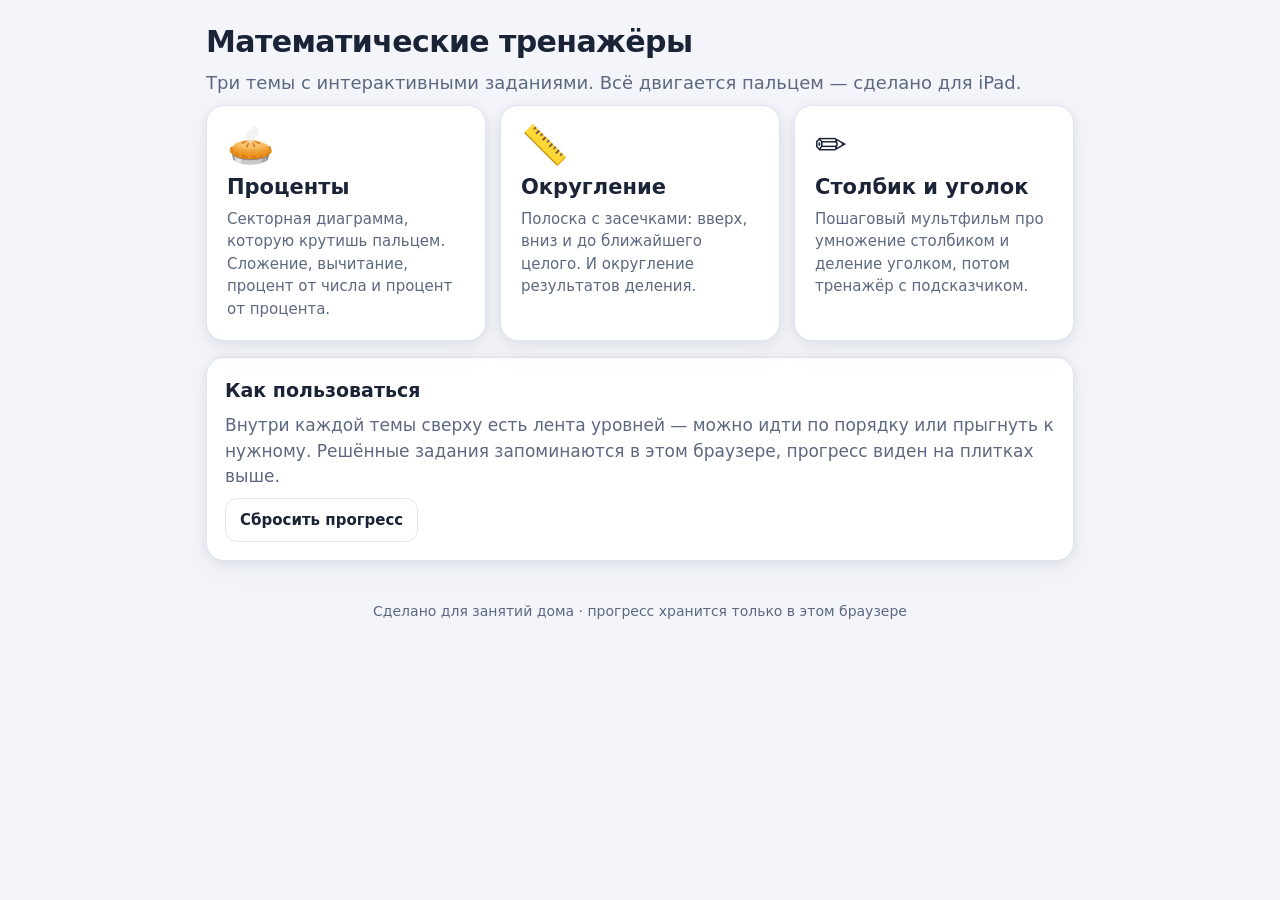
<file: index.html>
<!doctype html>
<html lang="ru">
<head>
<meta charset="utf-8">
<meta name="viewport" content="width=device-width, initial-scale=1, viewport-fit=cover">
<meta name="apple-mobile-web-app-capable" content="yes">
<title>Математические тренажёры</title>
<link rel="stylesheet" href="assets/app.css">
<link rel="icon" href="data:image/svg+xml,<svg xmlns='http://www.w3.org/2000/svg' viewBox='0 0 100 100'><text y='.9em' font-size='90'>📐</text></svg>">
</head>
<body>
<div class="wrap">
  <h1>Математические тренажёры</h1>
  <p class="lead">Три темы с интерактивными заданиями. Всё двигается пальцем — сделано для iPad.</p>

  <div class="hub">
    <a class="tile" href="percent/">
      <div class="emo">🥧</div>
      <div class="tt">Проценты</div>
      <div class="ds">Секторная диаграмма, которую крутишь пальцем. Сложение, вычитание, процент от числа и процент от процента.</div>
      <div class="pr" data-prefix="pct/" data-total="35"></div>
    </a>
    <a class="tile" href="rounding/">
      <div class="emo">📏</div>
      <div class="tt">Округление</div>
      <div class="ds">Полоска с засечками: вверх, вниз и до ближайшего целого. И округление результатов деления.</div>
      <div class="pr" data-prefix="rnd/" data-total="24"></div>
    </a>
    <a class="tile" href="columnar/">
      <div class="emo">✏️</div>
      <div class="tt">Столбик и уголок</div>
      <div class="ds">Пошаговый мультфильм про умножение столбиком и деление уголком, потом тренажёр с подсказчиком.</div>
      <div class="pr" data-prefix="col/" data-total="8"></div>
    </a>
  </div>

  <div class="card">
    <h3 style="margin-top:0">Как пользоваться</h3>
    <p class="muted">Внутри каждой темы сверху есть лента уровней — можно идти по порядку или прыгнуть к нужному.
    Решённые задания запоминаются в этом браузере, прогресс виден на плитках выше.</p>
    <div class="row"><button class="btn quiet small" id="reset">Сбросить прогресс</button></div>
  </div>

  <div class="foot">Сделано для занятий дома · прогресс хранится только в этом браузере</div>
</div>
<script src="assets/ui.js"></script>
<script>
  UI.$$('.pr').forEach(n => {
    const total = +n.dataset.total;
    // ключи могли остаться от прежней нумерации заданий — выше потолка не показываем
    const done = Math.min(UI.Progress.countDone(n.dataset.prefix), total);
    n.innerHTML = '';
    if (done > 0) n.appendChild(UI.el('div', { class: 'pill' + (done >= total ? ' ok' : ''), text: 'Решено ' + done + ' из ' + total }));
  });
  UI.$('#reset').addEventListener('click', () => {
    if (confirm('Сбросить весь прогресс?')) { UI.Progress.reset(); location.reload(); }
  });
</script>
</body>
</html>
</file>
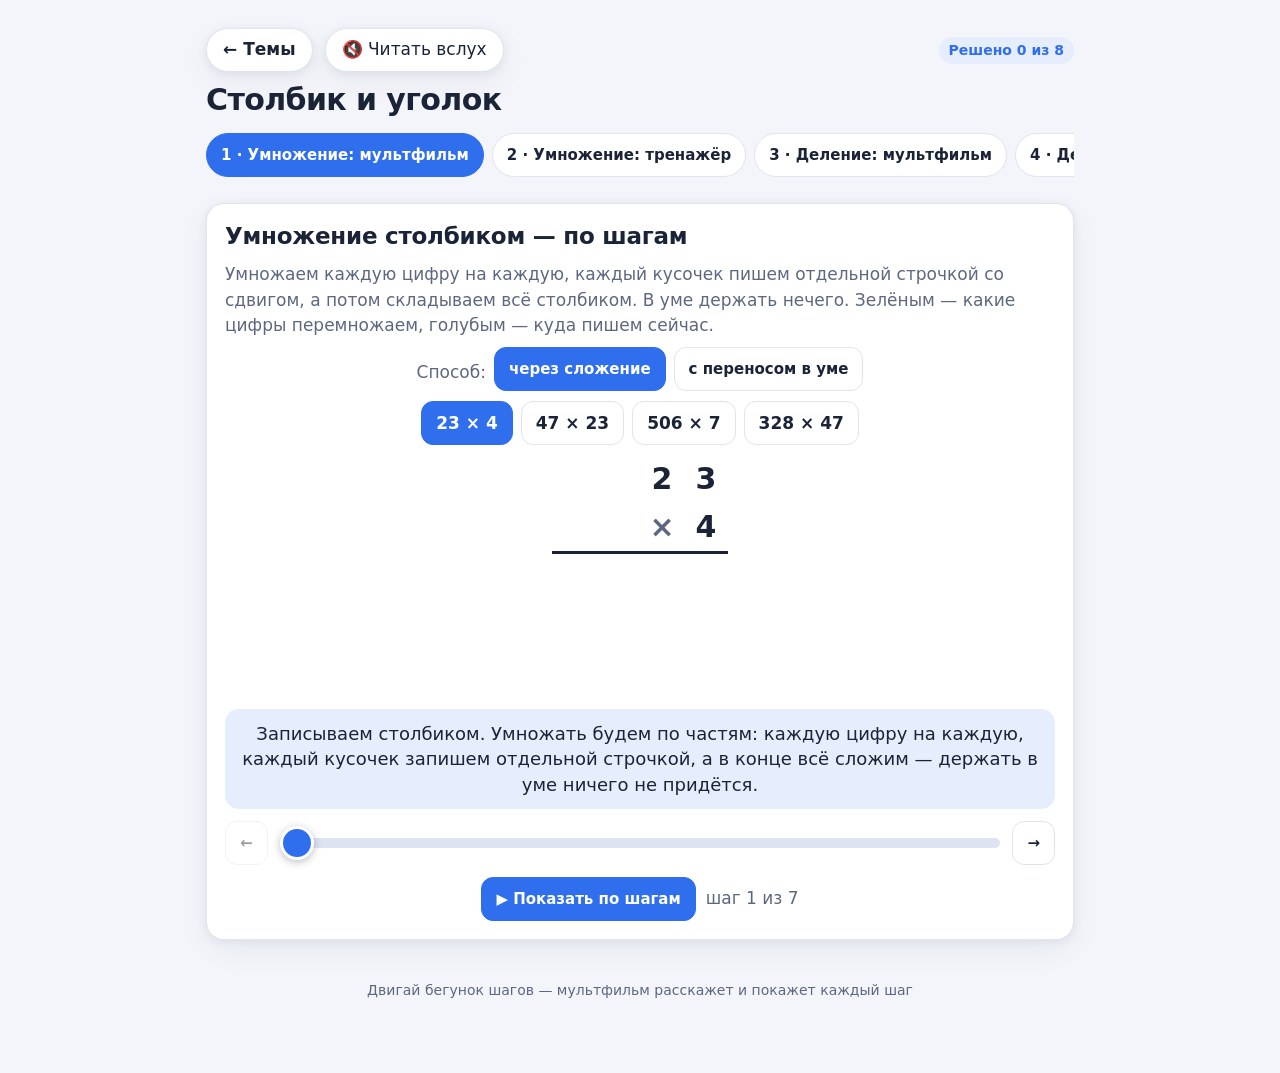
<file: columnar/index.html>
<!doctype html>
<html lang="ru">
<head>
<meta charset="utf-8">
<meta name="viewport" content="width=device-width, initial-scale=1, viewport-fit=cover">
<title>Столбик и уголок — тренажёр</title>
<link rel="stylesheet" href="../assets/app.css">
<link rel="stylesheet" href="columnar.css">
<link rel="icon" href="data:image/svg+xml,<svg xmlns='http://www.w3.org/2000/svg' viewBox='0 0 100 100'><text y='.9em' font-size='90'>✏️</text></svg>">
</head>
<body>
<div class="wrap">
  <div class="topbar">
    <a class="back" href="../">← Темы</a>
    <span id="voice"></span>
    <div class="spacer"></div>
    <span class="pill" id="score">0 / 0</span>
  </div>

  <h1>Столбик и уголок</h1>

  <div class="levels">
    <button type="button">1 · Умножение: мультфильм</button>
    <button type="button">2 · Умножение: тренажёр</button>
    <button type="button">3 · Деление: мультфильм</button>
    <button type="button">4 · Деление: тренажёр</button>
  </div>

  <section class="level" id="lvl1"></section>
  <section class="level" id="lvl2"></section>
  <section class="level" id="lvl3"></section>
  <section class="level" id="lvl4"></section>

  <div class="foot">Двигай бегунок шагов — мультфильм расскажет и покажет каждый шаг</div>
</div>
<script src="../assets/ui.js"></script>
<script src="../assets/speech.js"></script>
<script src="../assets/longmath.js"></script>
<script src="columnar.js"></script>
</body>
</html>
</file>
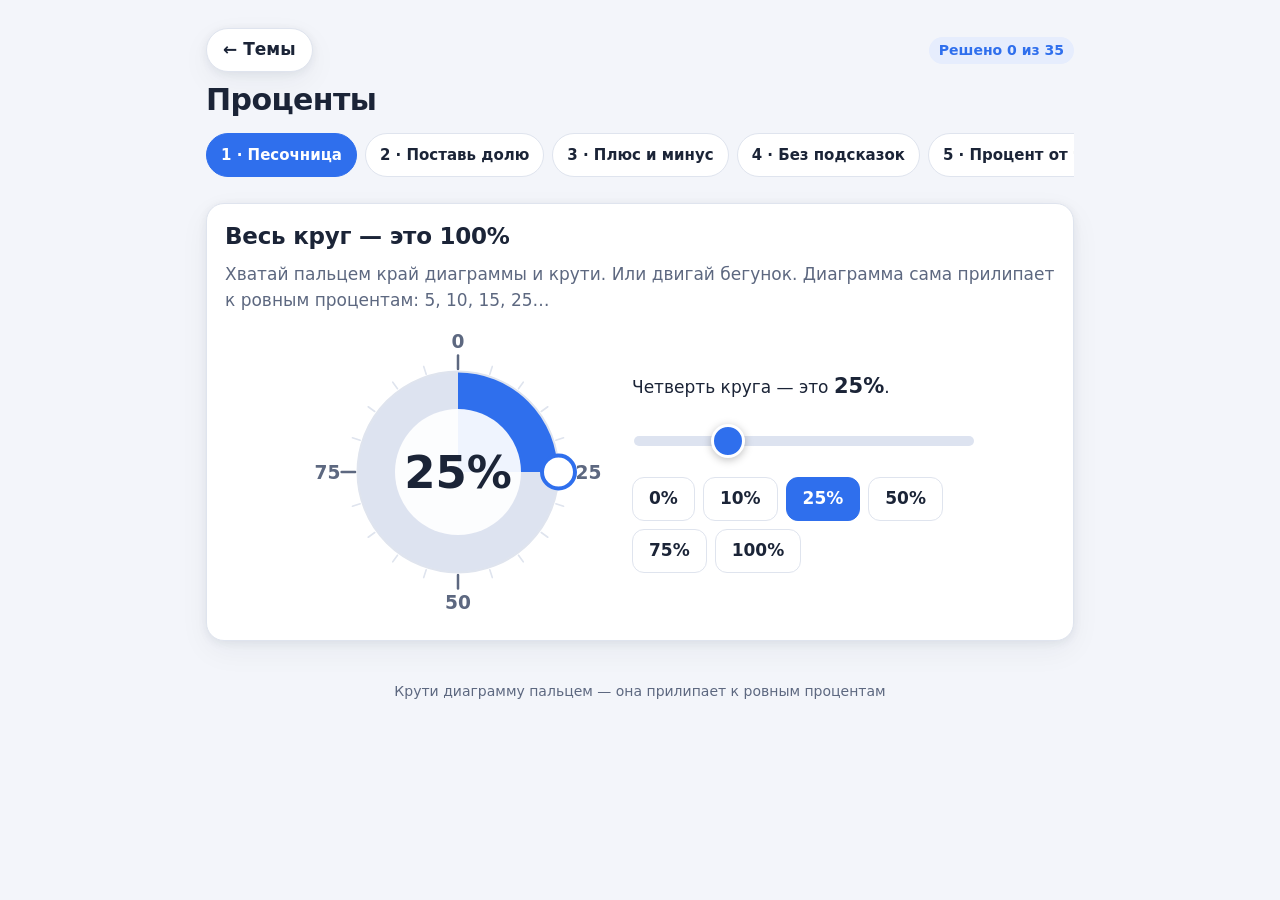
<file: percent/index.html>
<!doctype html>
<html lang="ru">
<head>
<meta charset="utf-8">
<meta name="viewport" content="width=device-width, initial-scale=1, viewport-fit=cover">
<title>Проценты — тренажёр</title>
<link rel="stylesheet" href="../assets/app.css">
<link rel="stylesheet" href="percent.css">
<link rel="icon" href="data:image/svg+xml,<svg xmlns='http://www.w3.org/2000/svg' viewBox='0 0 100 100'><text y='.9em' font-size='90'>🥧</text></svg>">
</head>
<body>
<div class="wrap">
  <div class="topbar">
    <a class="back" href="../">← Темы</a>
    <div class="spacer"></div>
    <span class="pill" id="score">0 / 0</span>
  </div>

  <h1>Проценты</h1>

  <div class="levels">
    <button type="button">1 · Песочница</button>
    <button type="button">2 · Поставь долю</button>
    <button type="button">3 · Плюс и минус</button>
    <button type="button">4 · Без подсказок</button>
    <button type="button">5 · Процент от числа</button>
    <button type="button">6 · Процент от процента</button>
    <button type="button">7 · И без диаграмм</button>
  </div>

  <section class="level" id="lvl1"></section>
  <section class="level" id="lvl2"></section>
  <section class="level" id="lvl3"></section>
  <section class="level" id="lvl4"></section>
  <section class="level" id="lvl5"></section>
  <section class="level" id="lvl6"></section>
  <section class="level" id="lvl7"></section>

  <div class="foot">Крути диаграмму пальцем — она прилипает к ровным процентам</div>
</div>
<script src="../assets/ui.js"></script>
<script src="../assets/pie.js"></script>
<script src="percent.js"></script>
</body>
</html>
</file>
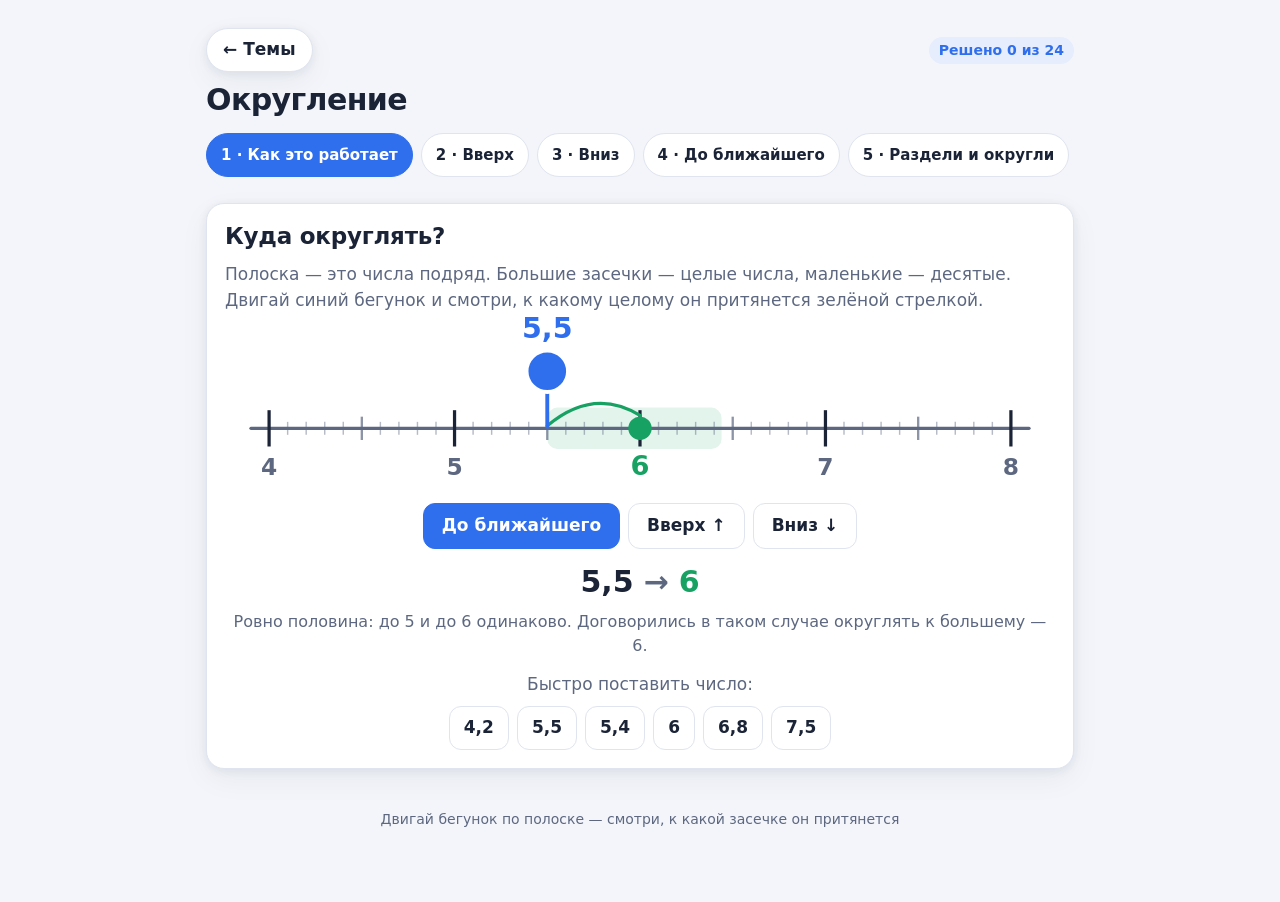
<file: rounding/index.html>
<!doctype html>
<html lang="ru">
<head>
<meta charset="utf-8">
<meta name="viewport" content="width=device-width, initial-scale=1, viewport-fit=cover">
<title>Округление — тренажёр</title>
<link rel="stylesheet" href="../assets/app.css">
<link rel="stylesheet" href="rounding.css">
<link rel="icon" href="data:image/svg+xml,<svg xmlns='http://www.w3.org/2000/svg' viewBox='0 0 100 100'><text y='.9em' font-size='90'>📏</text></svg>">
</head>
<body>
<div class="wrap">
  <div class="topbar">
    <a class="back" href="../">← Темы</a>
    <div class="spacer"></div>
    <span class="pill" id="score">0 / 0</span>
  </div>

  <h1>Округление</h1>

  <div class="levels">
    <button type="button">1 · Как это работает</button>
    <button type="button">2 · Вверх</button>
    <button type="button">3 · Вниз</button>
    <button type="button">4 · До ближайшего</button>
    <button type="button">5 · Раздели и округли</button>
  </div>

  <section class="level" id="lvl1"></section>
  <section class="level" id="lvl2"></section>
  <section class="level" id="lvl3"></section>
  <section class="level" id="lvl4"></section>
  <section class="level" id="lvl5"></section>

  <div class="foot">Двигай бегунок по полоске — смотри, к какой засечке он притянется</div>
</div>
<script src="../assets/ui.js"></script>
<script src="../assets/numberline.js"></script>
<script src="rounding.js"></script>
</body>
</html>
</file>
<file: assets/app.css>
/* Математические тренажёры — общая дизайн-система. Тач-первый, iPad. */
:root{
  --bg:#f3f5fa;
  --card:#ffffff;
  --ink:#1b2437;
  --ink-soft:#5d6880;
  --line:#dfe4ee;
  --accent:#2f6fed;
  --accent-soft:#e6edfd;
  --ok:#17a263;
  --ok-soft:#e3f6ec;
  --bad:#e0435c;
  --bad-soft:#fdeaed;
  --warn:#e59100;
  --pie:#2f6fed;
  --pie-rest:#dde3f0;
  --radius:18px;
  --shadow:0 2px 10px rgba(27,36,55,.07), 0 10px 30px rgba(27,36,55,.05);
  --tap:48px;
}
@media (prefers-color-scheme: dark){
  :root:not([data-theme="light"]){
    --bg:#121722; --card:#1b2231; --ink:#eef1f7; --ink-soft:#a3adc2; --line:#2c3547;
    --accent:#6c9bff; --accent-soft:#223253; --ok:#3ecb8b; --ok-soft:#183a2b;
    --bad:#ff7389; --bad-soft:#3d1f27; --pie:#6c9bff; --pie-rest:#2c3547;
    --shadow:0 2px 10px rgba(0,0,0,.3);
  }
}
*{box-sizing:border-box}
html{-webkit-text-size-adjust:100%}
body{
  margin:0; background:var(--bg); color:var(--ink);
  font:17px/1.5 -apple-system,BlinkMacSystemFont,"SF Pro Text","Segoe UI",Roboto,system-ui,sans-serif;
  -webkit-font-smoothing:antialiased;
  overscroll-behavior-y:contain;
}
.wrap{max-width:900px;margin:0 auto;padding:18px 16px 72px}
a{color:var(--accent)}
h1{font-size:30px;line-height:1.2;margin:.2em 0 .3em;letter-spacing:-.02em}
h2{font-size:23px;line-height:1.25;margin:1.4em 0 .5em;letter-spacing:-.01em}
h3{font-size:19px;margin:1.2em 0 .4em}
p{margin:.5em 0}
.lead{color:var(--ink-soft);font-size:18px}

/* ---- шапка ---- */
.topbar{display:flex;align-items:center;gap:12px;padding:10px 0 4px;flex-wrap:wrap}
.topbar .back{
  display:inline-flex;align-items:center;gap:6px;min-height:44px;padding:0 16px;
  background:var(--card);border:1px solid var(--line);border-radius:999px;
  text-decoration:none;color:var(--ink);font-weight:600;box-shadow:var(--shadow)
}
.topbar .spacer{flex:1}

/* ---- карточки ---- */
.card{
  background:var(--card);border:1px solid var(--line);border-radius:var(--radius);
  padding:18px;margin:16px 0;box-shadow:var(--shadow)
}
.card.tight{padding:14px}
.hub{display:grid;gap:14px;grid-template-columns:repeat(auto-fit,minmax(250px,1fr))}
.hub a.tile{
  display:block;text-decoration:none;color:inherit;background:var(--card);
  border:1px solid var(--line);border-radius:var(--radius);padding:20px;box-shadow:var(--shadow);
  transition:transform .12s ease
}
.hub a.tile:active{transform:scale(.985)}
.hub .emo{font-size:38px;line-height:1}
.hub .tt{font-size:21px;font-weight:700;margin:8px 0 4px}
.hub .ds{color:var(--ink-soft);font-size:15px}

/* ---- шаги/уровни ---- */
.levels{display:flex;gap:8px;overflow-x:auto;padding:6px 0 10px;-webkit-overflow-scrolling:touch}
.levels button{
  flex:0 0 auto;min-height:44px;padding:0 14px;border-radius:999px;border:1px solid var(--line);
  background:var(--card);color:var(--ink);font-size:15px;font-weight:600;cursor:pointer
}
.levels button[aria-current="true"]{background:var(--accent);border-color:var(--accent);color:#fff}
.level{display:none}
.level.on{display:block}

/* ---- кнопки ---- */
button,.btn{font:inherit;touch-action:manipulation}
.btn{
  display:inline-flex;align-items:center;justify-content:center;gap:8px;
  min-height:var(--tap);padding:0 20px;border-radius:14px;border:1px solid var(--accent);
  background:var(--accent);color:#fff;font-weight:650;cursor:pointer;text-decoration:none
}
.btn.ghost{background:var(--card);color:var(--accent)}
.btn.quiet{background:var(--card);color:var(--ink);border-color:var(--line)}
.btn:active{filter:brightness(.95)}
.btn[disabled]{opacity:.45;pointer-events:none}
.btn.small{min-height:44px;padding:0 14px;font-size:15px;border-radius:12px}
.row{display:flex;gap:10px;flex-wrap:wrap;align-items:center}
.row.end{justify-content:flex-end}

/* ---- поля ввода ---- */
input[type="number"],input[type="text"]{
  font:inherit;font-weight:650;font-variant-numeric:tabular-nums;
  min-height:var(--tap);width:110px;padding:6px 12px;text-align:center;
  border:2px solid var(--line);border-radius:12px;background:var(--card);color:var(--ink)
}
input:focus{outline:none;border-color:var(--accent)}
input.ok{border-color:var(--ok);background:var(--ok-soft)}
input.bad{border-color:var(--bad);background:var(--bad-soft)}
input::-webkit-outer-spin-button,input::-webkit-inner-spin-button{-webkit-appearance:none;margin:0}
input[type="number"]{-moz-appearance:textfield}

/* ---- слайдер ---- */
input[type="range"]{
  -webkit-appearance:none;appearance:none;width:100%;height:var(--tap);background:transparent;
  touch-action:pan-y;cursor:pointer
}
input[type="range"]::-webkit-slider-runnable-track{height:10px;border-radius:999px;background:var(--pie-rest)}
input[type="range"]::-webkit-slider-thumb{
  -webkit-appearance:none;width:34px;height:34px;margin-top:-12px;border-radius:50%;
  background:var(--accent);border:3px solid var(--card);box-shadow:0 2px 8px rgba(0,0,0,.25)
}
input[type="range"]::-moz-range-track{height:10px;border-radius:999px;background:var(--pie-rest)}
input[type="range"]::-moz-range-thumb{
  width:34px;height:34px;border-radius:50%;background:var(--accent);border:3px solid var(--card)
}

/* ---- общие мелочи ---- */
.muted{color:var(--ink-soft)}
.big-num{font-size:40px;font-weight:750;font-variant-numeric:tabular-nums;letter-spacing:-.02em}
.pill{display:inline-block;padding:3px 10px;border-radius:999px;background:var(--accent-soft);
  color:var(--accent);font-size:14px;font-weight:650}
.pill.ok{background:var(--ok-soft);color:var(--ok)}
.pill.bad{background:var(--bad-soft);color:var(--bad)}
.verdict{min-height:26px;font-weight:650;margin-top:6px}
.verdict.ok{color:var(--ok)}
.verdict.bad{color:var(--bad)}
.hint{background:var(--accent-soft);border-radius:14px;padding:12px 14px;color:var(--ink);margin:10px 0}
.task{border-top:1px solid var(--line);padding:16px 0}
.task:first-of-type{border-top:0}
.task .q{font-size:21px;font-weight:650;font-variant-numeric:tabular-nums}
.grid-tasks{display:grid;gap:4px}
.progress{display:flex;align-items:center;gap:10px;color:var(--ink-soft);font-size:15px}
.progress .bar{flex:1;height:10px;border-radius:999px;background:var(--pie-rest);overflow:hidden}
.progress .bar>i{display:block;height:100%;width:0;background:var(--ok);transition:width .25s ease}
.nodrag{-webkit-user-select:none;user-select:none;-webkit-touch-callout:none}
svg.interactive{touch-action:none}
.center{text-align:center}
.foot{margin-top:40px;color:var(--ink-soft);font-size:14px;text-align:center}
</file>
<file: columnar/columnar.css>
/* Раздел «Столбик и уголок» */
.board{--cw:44px;--ch:48px;display:flex;align-items:flex-start;justify-content:center;gap:0;
  font-variant-numeric:tabular-nums;user-select:none;margin:10px 0}
@media (max-width:620px){.board{--cw:32px;--ch:40px}}
.board .left{display:flex;flex-direction:column}
.brow{display:flex;height:var(--ch)}
.brow.small{height:24px}
.brow.empty{height:4px}
.bcell{width:var(--cw);display:flex;align-items:center;justify-content:center;
  font-size:30px;font-weight:650;line-height:1}
.brow.small .bcell{font-size:16px;color:var(--warn);font-weight:700}
.bcell.lt{border-top:3px solid var(--ink)}
.bcell .ph{opacity:0}
.bcell.sign{color:var(--ink-soft)}
.bcell.bring{color:var(--accent)}
.bcell.hl{background:var(--accent-soft);border-radius:8px}
.bcell.src{background:var(--ok-soft);border-radius:8px}
.bcell input{width:calc(var(--cw) - 2px);height:calc(var(--ch) - 2px);min-height:0;padding:0;
  -webkit-user-select:text;user-select:text;
  font-size:26px;font-weight:700;text-align:center;border:2px dashed var(--line);border-radius:10px;
  background:transparent;color:var(--ink)}
.brow.small .bcell input{height:22px;font-size:15px;color:var(--warn)}
.bcell input:disabled{border-color:transparent;-webkit-text-fill-color:var(--ink);opacity:1}
.bcell input.cur{border-style:solid;border-color:var(--accent);background:var(--accent-soft)}
.bcell input.ok{border-color:transparent;-webkit-text-fill-color:var(--ink)}
.bcell input.bad{border-color:var(--bad);background:var(--bad-soft);animation:shake .25s}
@keyframes shake{25%{transform:translateX(-4px)}75%{transform:translateX(4px)}}
.board .right{display:flex;flex-direction:column;border-left:3px solid var(--ink);padding-left:6px;margin-left:2px}
.board .right .qline{border-top:3px solid var(--ink)}
.movie-ctl{display:flex;gap:10px;align-items:center;flex-wrap:wrap;justify-content:center;margin-top:8px}
.movie-ctl input[type=range]{flex:1 1 220px;min-width:180px}
.say{min-height:58px;background:var(--accent-soft);border-radius:14px;padding:12px 16px;
  font-size:18px;line-height:1.4;margin-top:10px;text-align:center}
.say.done{background:var(--ok-soft);color:var(--ok);font-weight:650}
.examples{display:flex;gap:8px;flex-wrap:wrap;justify-content:center;margin-bottom:6px}
.examples button{min-height:44px;padding:0 14px;border-radius:12px;border:1px solid var(--line);
  background:var(--card);color:var(--ink);font-weight:650;cursor:pointer;font-variant-numeric:tabular-nums}
.examples button[aria-pressed="true"]{background:var(--accent);border-color:var(--accent);color:#fff}
.pcard{border-top:1px solid var(--line);padding:18px 0}
.pcard:first-of-type{border-top:0}
.pcard .title{font-size:21px;font-weight:700;text-align:center;font-variant-numeric:tabular-nums}
.pcard .ctl{display:flex;gap:10px;justify-content:center;flex-wrap:wrap;margin-top:6px}

.topbar .voice{cursor:pointer;font:inherit}
.topbar .voice[aria-pressed="true"]{background:var(--accent);border-color:var(--accent);color:#fff}
.examples.ways button{font-size:15px}
</file>
<file: percent/percent.css>
/* Раздел «Проценты» */
.pie-row{display:flex;gap:18px;align-items:center;justify-content:center;flex-wrap:wrap}
.pie-box{display:flex;flex-direction:column;align-items:center;gap:6px}
.pie-box .cap{font-size:15px;color:var(--ink-soft);font-weight:600}
.op{font-size:34px;font-weight:700;color:var(--ink-soft);line-height:1}
.sandbox{display:flex;gap:24px;align-items:center;justify-content:center;flex-wrap:wrap}
.sandbox .side{flex:1 1 260px;min-width:240px;max-width:340px}
.quick{display:flex;gap:8px;flex-wrap:wrap}
.quick button{min-height:44px;padding:0 16px;border-radius:12px;border:1px solid var(--line);
  background:var(--card);color:var(--ink);font-weight:650;cursor:pointer}
.quick button.on{background:var(--accent);border-color:var(--accent);color:#fff}
.readout{font-size:17px;line-height:1.45}
.readout b{font-size:21px}
.apples{display:flex;flex-wrap:wrap;justify-content:center;gap:4px;font-size:26px;line-height:1.1;margin:8px 0;user-select:none}
.apples span{opacity:.25;transition:opacity .15s ease,transform .15s ease}
.apples span.on{opacity:1;transform:scale(1.08)}
.ex .pies.hidden-pies{display:none}
.ex .pies.hidden-pies.show{display:flex}
.task-grid{display:grid;gap:14px;grid-template-columns:repeat(auto-fit,minmax(270px,1fr))}
.task-cell{background:var(--card);border:1px solid var(--line);border-radius:var(--radius);
  padding:14px;box-shadow:var(--shadow);display:flex;flex-direction:column;align-items:center;gap:8px}
.task-cell.solved{border-color:var(--ok)}
.task-cell .ask{font-size:19px;font-weight:700}
.task-cell .verdict{text-align:center;font-size:15px}
.task-cell .num{font-size:15px;color:var(--ink-soft)}
/* строка примера с диаграммами */
.ex{border-top:1px solid var(--line);padding:18px 0}
.ex:first-child{border-top:0;padding-top:4px}
.ex .expr{font-size:26px;font-weight:700;font-variant-numeric:tabular-nums;text-align:center;margin-bottom:6px}
.ex .pies{display:flex;gap:10px;align-items:center;justify-content:center;flex-wrap:wrap;margin:6px 0}
.ex .answer{display:flex;gap:10px;align-items:center;justify-content:center;flex-wrap:wrap;margin-top:8px}
.ex .verdict{text-align:center}
.peek{margin:0 auto;display:block}
</file>
<file: rounding/rounding.css>
/* Раздел «Округление» */
.nline{max-width:100%}
.modes{display:flex;gap:8px;flex-wrap:wrap;justify-content:center;margin:10px 0}
.modes button{min-height:46px;padding:0 18px;border-radius:12px;border:1px solid var(--line);
  background:var(--card);color:var(--ink);font-weight:650;cursor:pointer}
.modes button[aria-pressed="true"]{background:var(--accent);border-color:var(--accent);color:#fff}
.verdict-big{text-align:center;font-size:30px;font-weight:750;font-variant-numeric:tabular-nums;margin:6px 0}
.verdict-big .to{color:var(--ink-soft);margin:0 10px}
.verdict-big .res{color:var(--ok)}
.why{text-align:center;color:var(--ink-soft);font-size:16px;min-height:48px}
.rt{border-top:1px solid var(--line);padding:16px 0}
.rt:first-child{border-top:0;padding-top:2px}
.rt .q{font-size:22px;font-weight:700;text-align:center;font-variant-numeric:tabular-nums}
.rt .answer{display:flex;gap:10px;align-items:center;justify-content:center;flex-wrap:wrap;margin-top:10px}
.rt .verdict{text-align:center}
.rt .line-wrap{max-width:560px;margin:4px auto 0}
.quickv{display:flex;gap:8px;flex-wrap:wrap;justify-content:center}
.quickv button{min-height:44px;padding:0 14px;border-radius:12px;border:1px solid var(--line);
  background:var(--card);color:var(--ink);font-weight:650;cursor:pointer;font-variant-numeric:tabular-nums}
</file>
